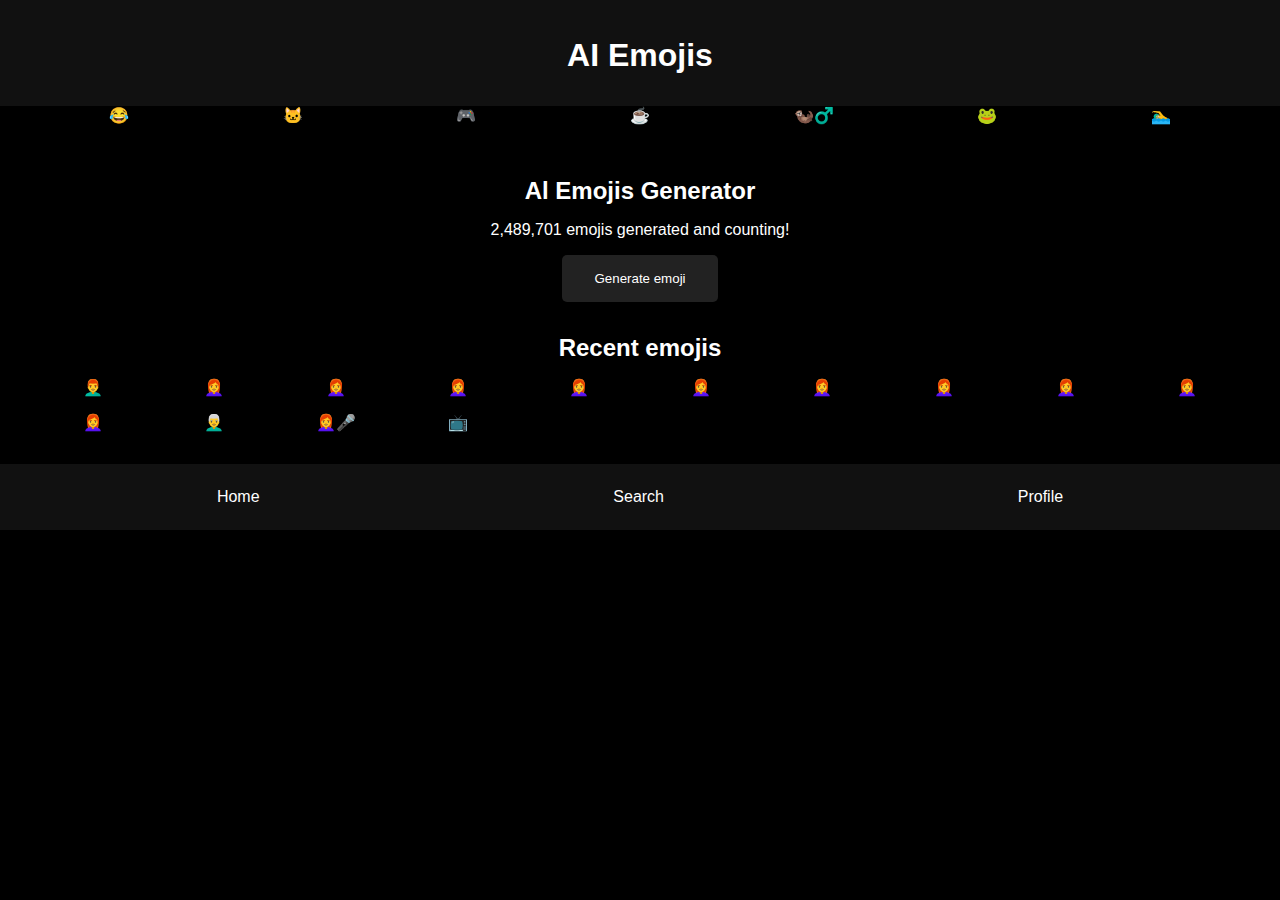
<file: index.html>
<!DOCTYPE html>
<html lang="en">
<head>
    <meta charset="UTF-8">
    <meta name="viewport" content="width=device-width, initial-scale=1.0">
    <title>AI Emojis</title>
    <link rel="stylesheet" href="styles.css">
</head>
<body>
    <header>
        <div class="container">
            <h1>AI Emojis</h1>
        </div>
    </header>
    <main>
        <div class="container">
            <section class="emoji-gallery">
                <div class="emoji-item">😂</div>
                <div class="emoji-item">🐱</div>
                <div class="emoji-item">🎮</div>
                <div class="emoji-item">☕️</div>
                <div class="emoji-item">🦦‍♂️</div>
                <div class="emoji-item">🐸</div>
                <div class="emoji-item">🏊‍♂️</div>
            </section>
            <section class="generator">
                <div class="generator-text">
                    <h2>Al Emojis Generator</h2>
                    <p>2,489,701 emojis generated and counting!</p>
                </div>
                <button>Generate emoji</button>
            </section>
            <section class="recent-emojis">
                <h2>Recent emojis</h2>
                <div class="emoji-grid">
                    <div class="emoji-item">👨‍🦰</div>
                    <div class="emoji-item">👩‍🦰</div>
                    <div class="emoji-item">👩‍🦰</div>
                    <div class="emoji-item">👩‍🦰</div>
                    <div class="emoji-item">👩‍🦰</div>
                    <div class="emoji-item">👩‍🦰</div>
                    <div class="emoji-item">👩‍🦰</div>
                    <div class="emoji-item">👩‍🦰</div>
                    <div class="emoji-item">👩‍🦰</div>
                    <div class="emoji-item">👩‍🦰</div>
                    <div class="emoji-item">👩‍🦰</div>
                    <div class="emoji-item">👨‍🦳</div>
                    <div class="emoji-item">👩‍🦰‍🎤</div>
                    <div class="emoji-item">📺</div>
                </div>
            </section>
        </div>
    </main>
    <footer>
        <div class="container">
            <nav>
                <ul>
                    <li>
                        <a href="#">Home</a>
                    </li>
                    <li>
                        <a href="#">Search</a>
                    </li>
                    <li>
                        <a href="#">Profile</a>
                    </li>
                </ul>
            </nav>
        </div>
    </footer>
</body>
</html>
</file>
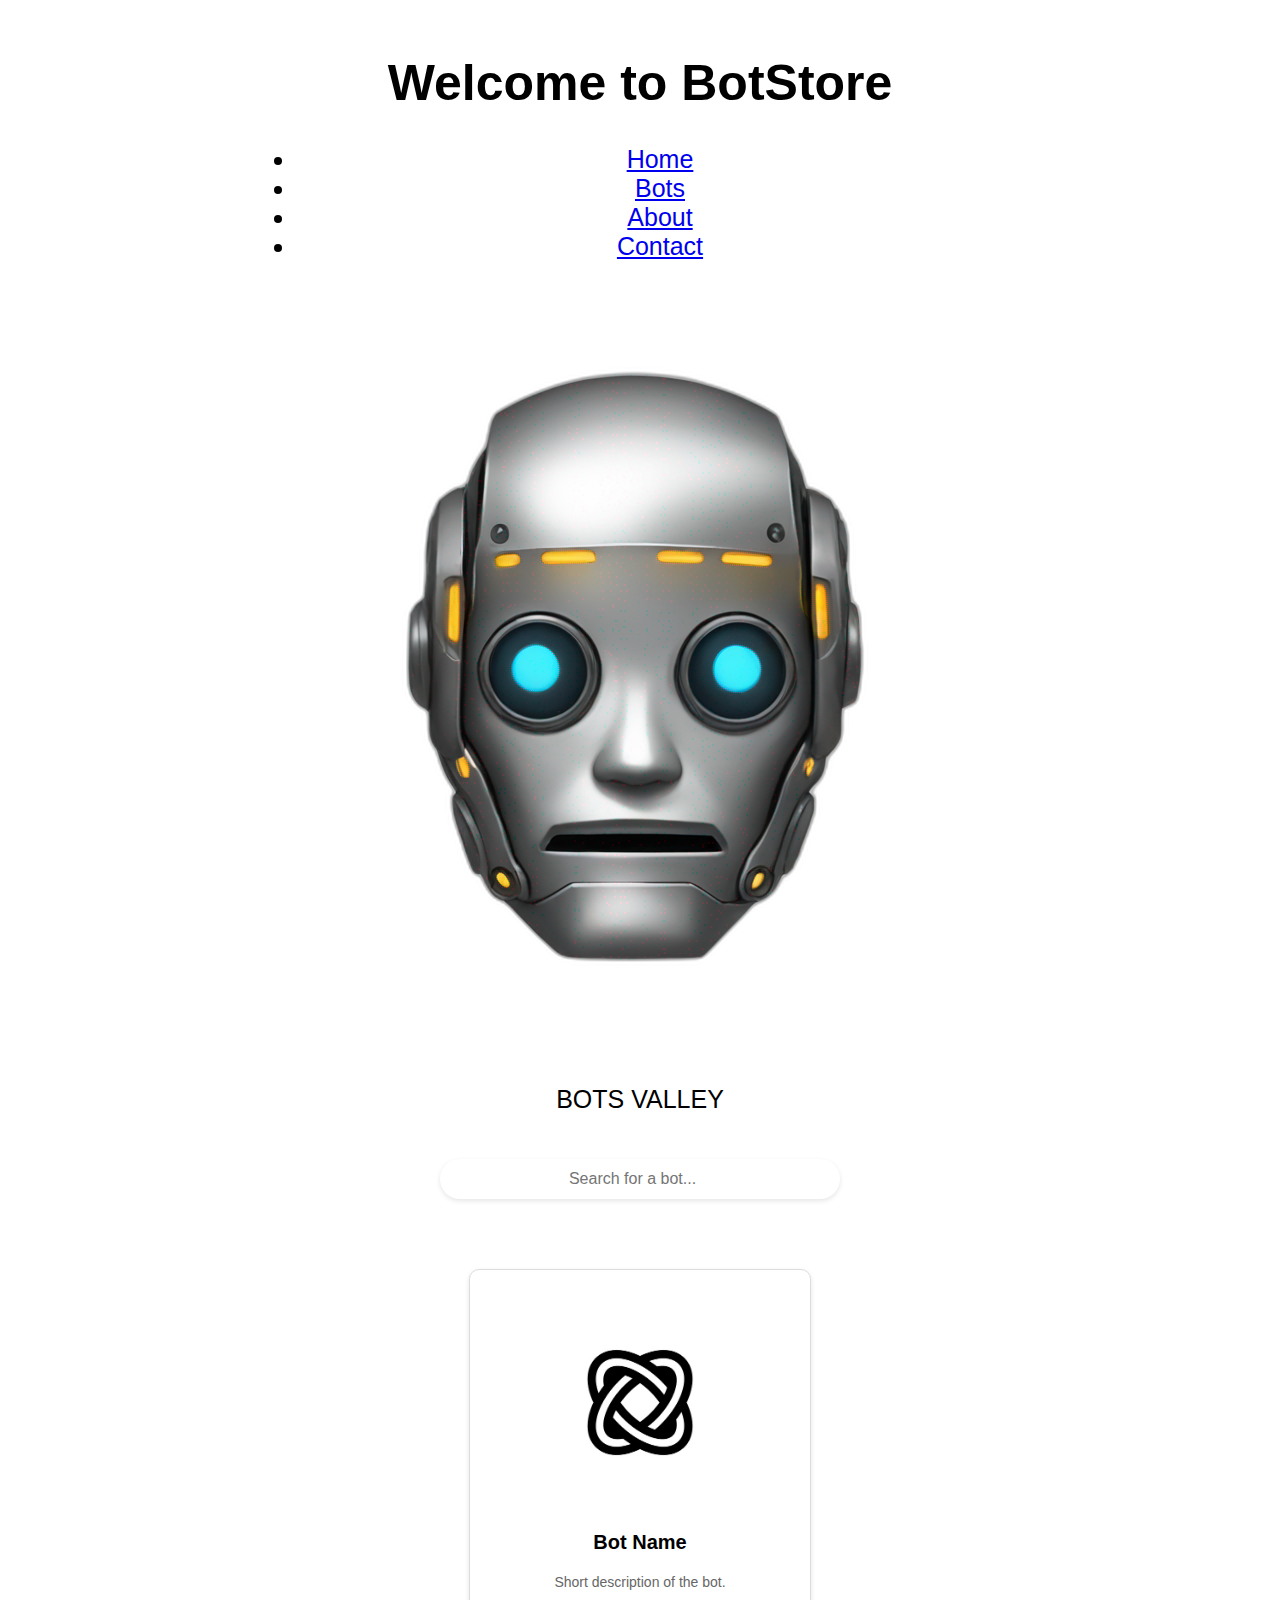
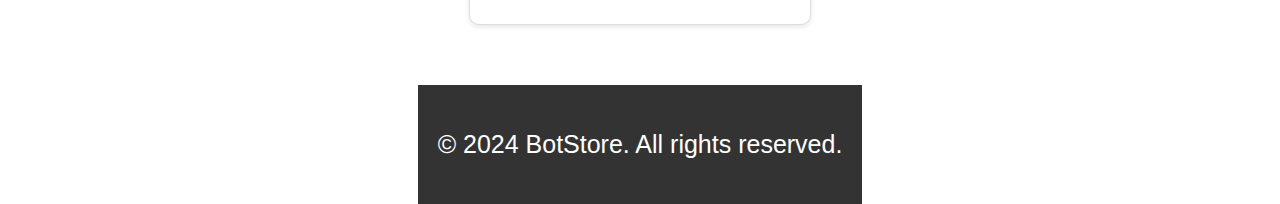
<file: botstore.html>
<!DOCTYPE html>
<html lang="en">
<head>
    <meta charset="UTF-8">
    <meta name="viewport" content="width=device-width, initial-scale=1.0">
    <title>BotStore</title>
    <!-- Link to the CSS file -->
    <link rel="stylesheet" href="practice.css">
</head>
<body>
    <header>
        <div class="header-content">
            <h1>Welcome to BotStore</h1>
            <nav>
                <ul>
                    <li><a href="#">Home</a></li>
                    <li><a href="#">Bots</a></li>
                    <li><a href="#">About</a></li>
                    <li><a href="#">Contact</a></li>
                </ul>
            </nav>
            <div class="logo-container">
                <img src="./meta-bots.png" alt="Company Logo" class="company-logo">
                <p class="company-name">BOTS VALLEY</p>
            </div>
        </div>
    </header>
    
    <input type="search" placeholder="Search for a bot...">
    
    <main>
        <!-- Bot listings will go here -->
        <section class="bot-list">
            <div class="bot-card">
                <img src="./bot1.jpg" alt="Sample Bot">
                <h3>Bot Name</h3>
                <p>Short description of the bot.</p>
            </div>
            <!-- Add more bot cards as needed -->
            <!-- ... -->
        </section>
    </main>
    <footer>
        <p>&copy; 2024 BotStore. All rights reserved.</p>
    </footer>
</body>
</html>
</file>
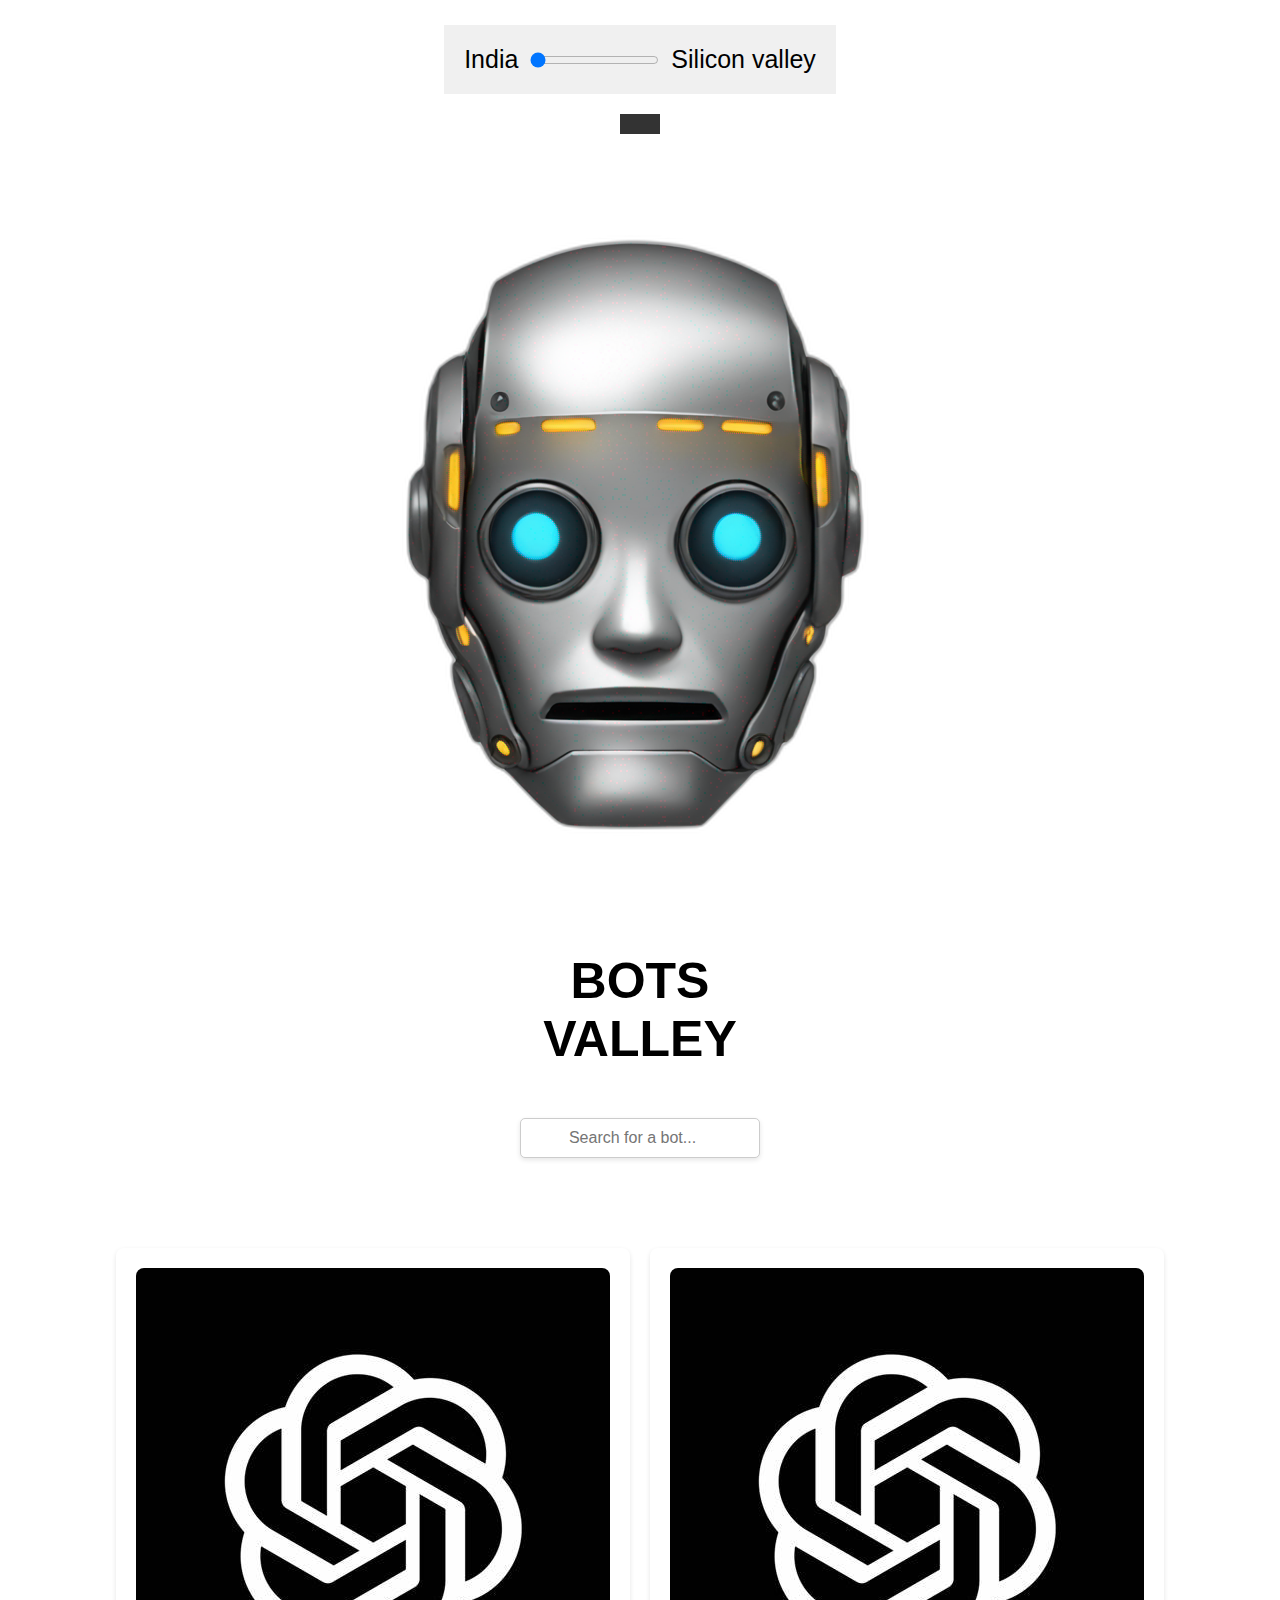
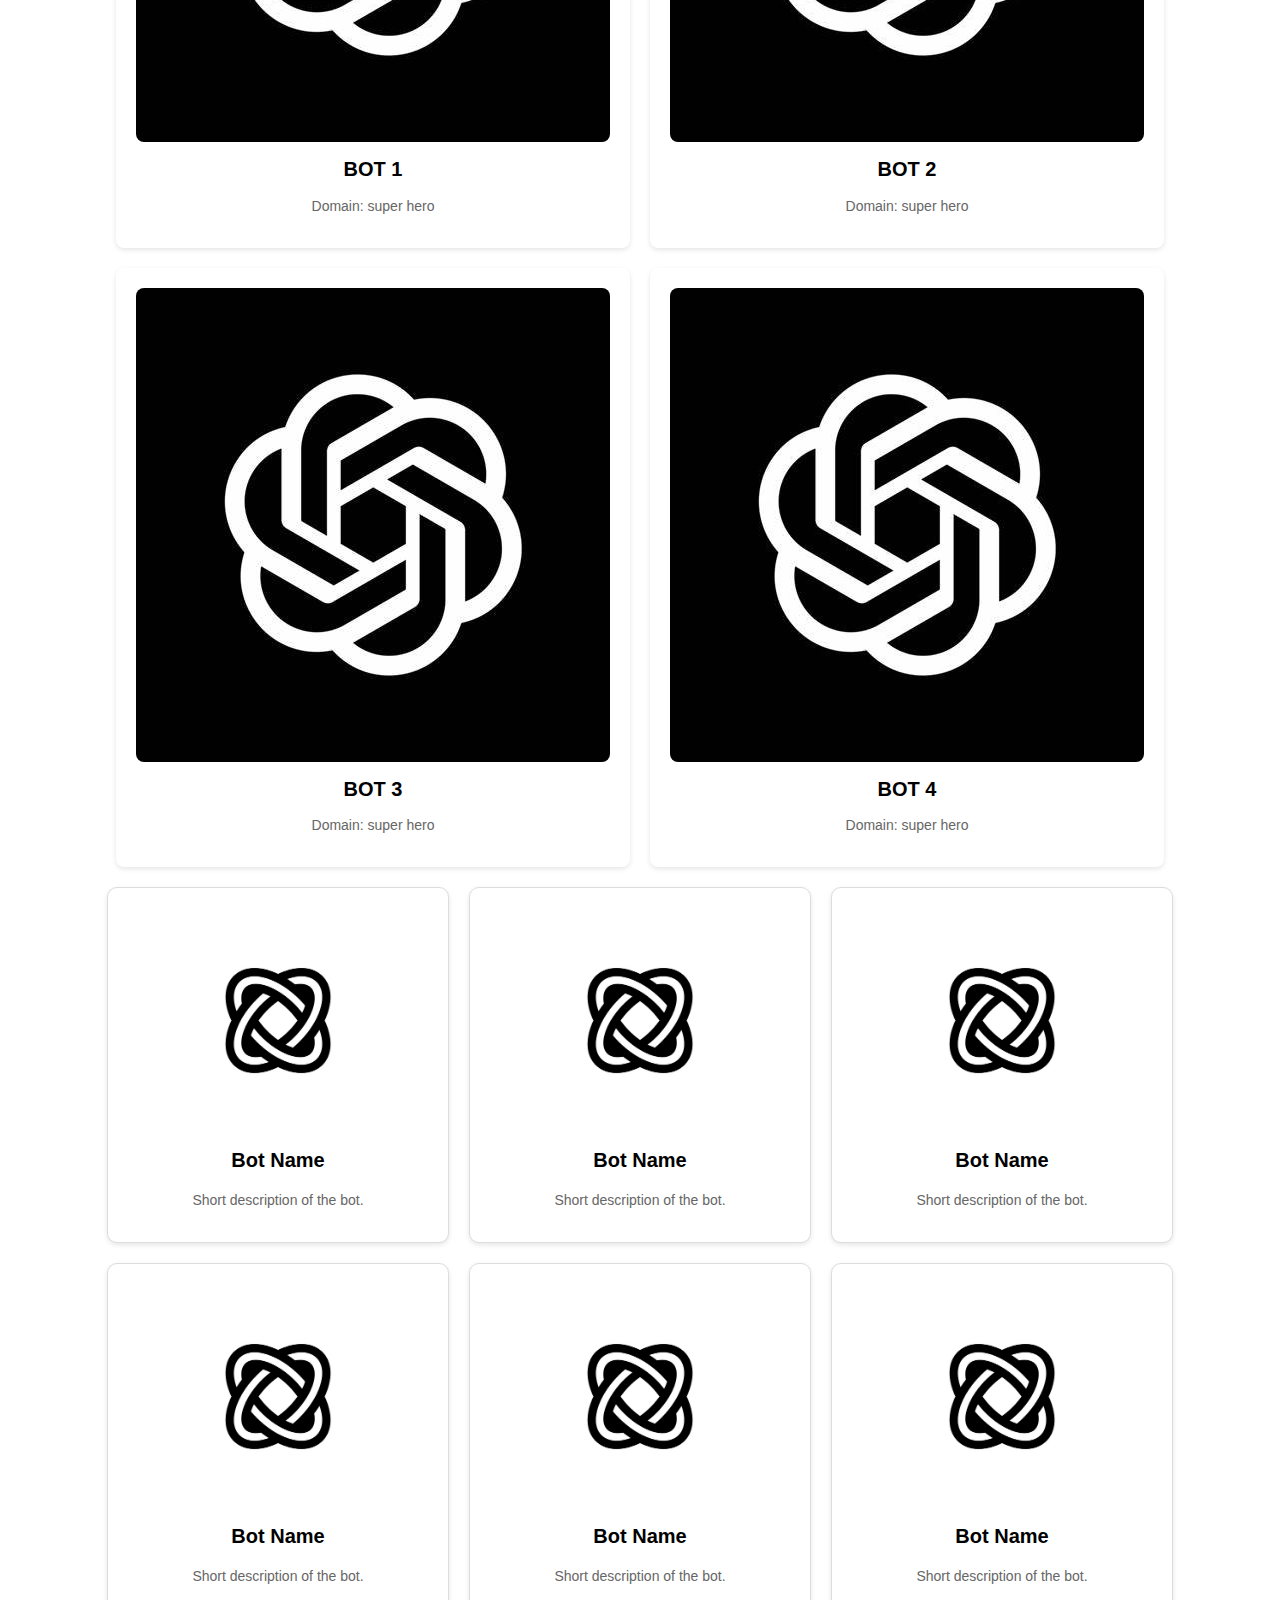
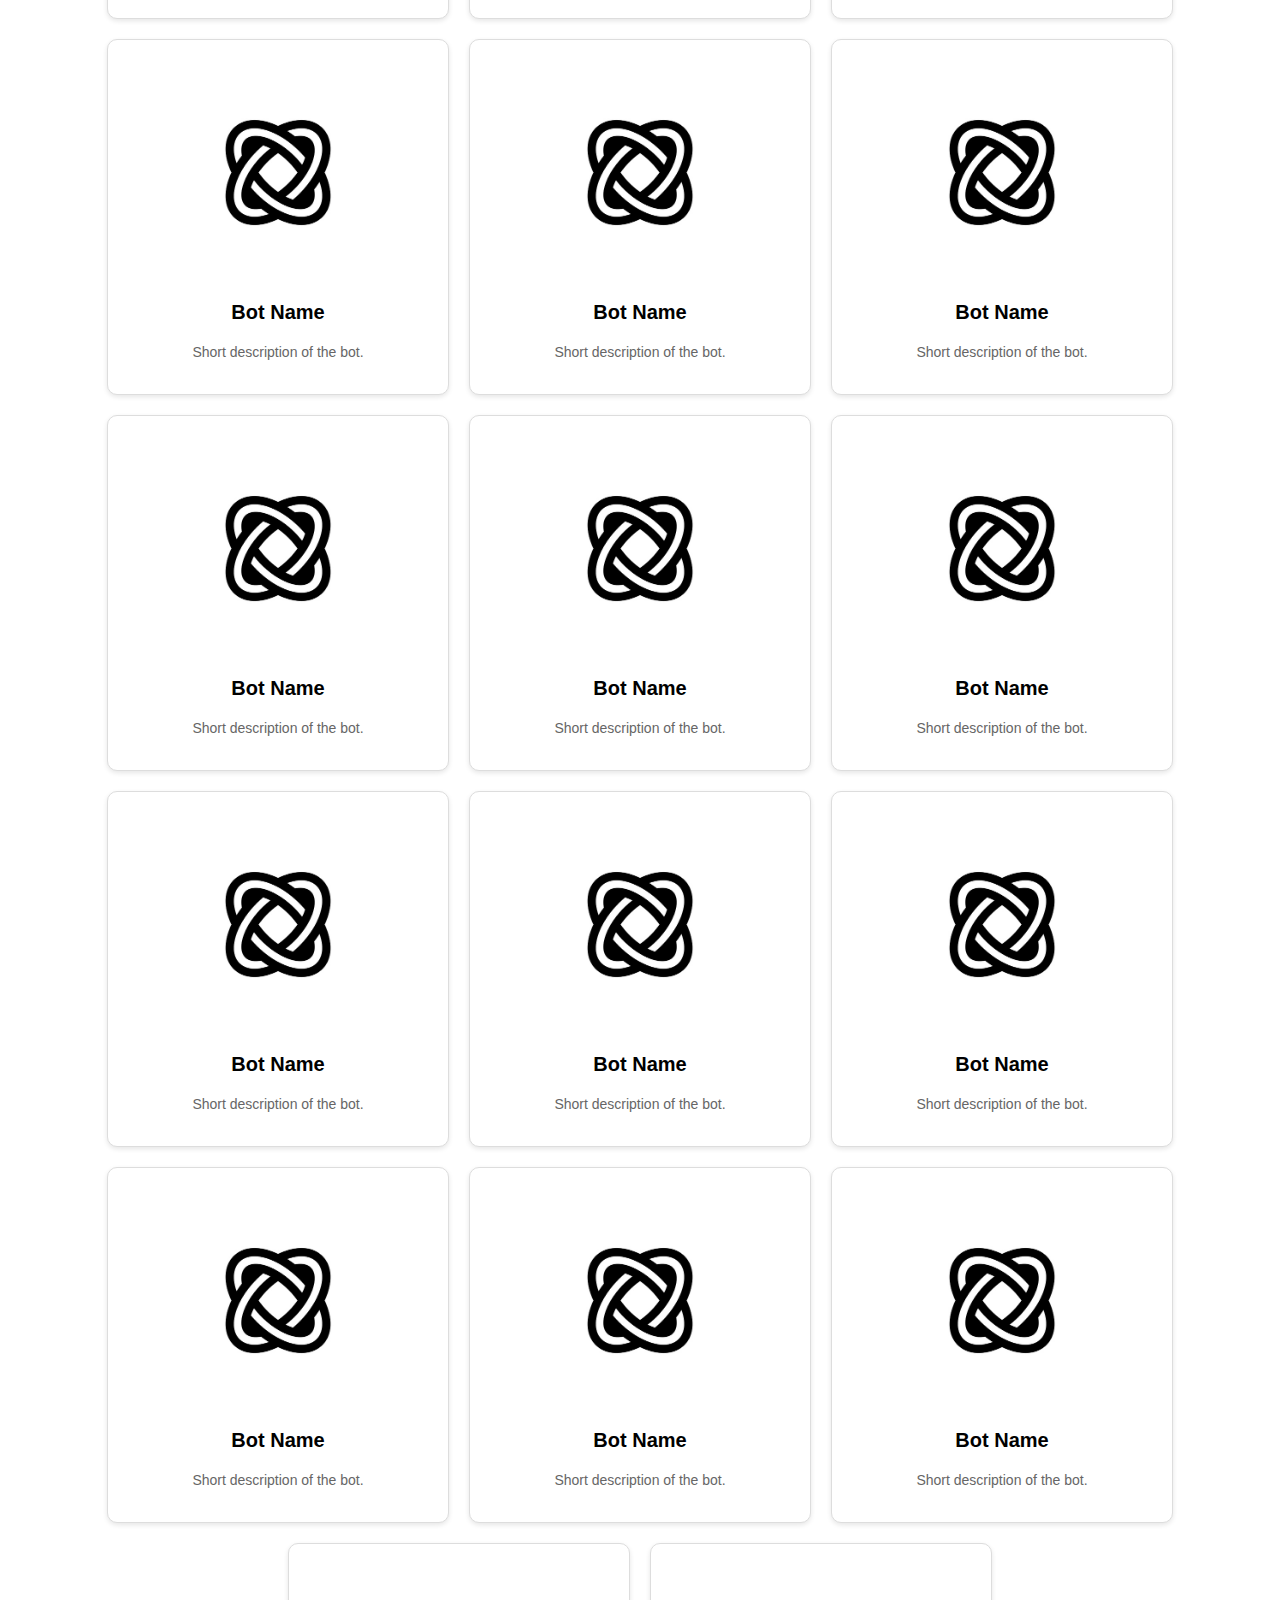
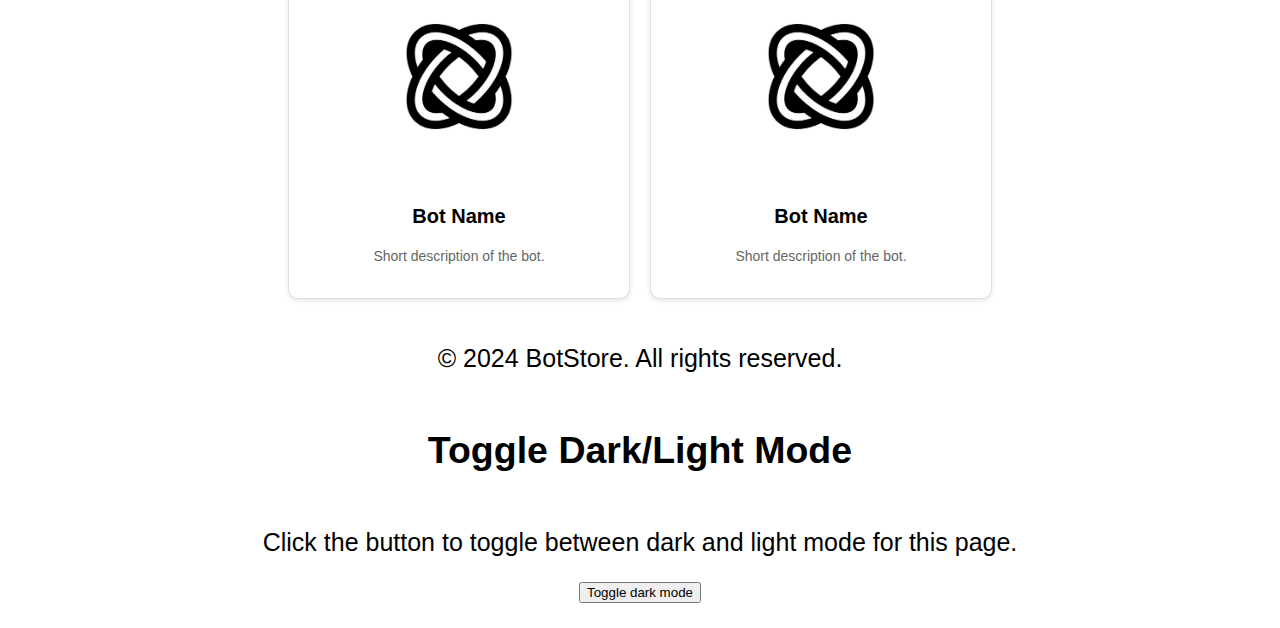
<file: file.html>
<!DOCTYPE html>
<html lang="en">
<head>
    <div class="flight-component">
        <span>India</span>
        <input type="range" class="flight" style="--val:0" value="0" min="0" max="100" oninput="this.style='--val:'+this.value" aria-label="percentage flown" />
        <span>Silicon valley</span>
        <link rel="stylesheet" href="practice.css">
      </div>
    <meta charset="UTF-8">
    <meta name="viewport" content="width=device-width, initial-scale=1.0">
    <title>BotStore</title>
    <!-- Link to the CSS file -->
    <link rel="stylesheet" href="practice.css">
    <header>
        <div class="header-container">
            <div class="menu-icon">
              <i class="fas fa-ellipsis-v"></i>
            </div>
        </div>
      </header>
<!-- Wrap search input in a container div -->  

    <head>
    <img src="./meta-bots.png" alt="Profile Logo">  
    <div class="search-container">
    <H1>BOTS VALLEY</H1>
    </div>
<div class="search-container">
    <input type="search" placeholder="Search for a bot...">
</div>    
    <main>
        <!-- Bot listings will go here -->
        <section class="bot-list">
            <div class="movie-card">
                <img src="./chatgpt.jpg" alt="Movie 1">
                <h2 class="White">BOT 1</h2>
                <p>Domain: super hero</p>
              </div>
              <div class="movie-card">
                <img src="./chatgpt.jpg" alt="Movie 1">
                <h2 class="White">BOT 2</h2>
                <p>Domain: super hero</p>
              </div>
            <!-- Add more bot cards as needed -->
            <div class="movie-card">
                <img src="./chatgpt.jpg" alt="Movie 1">
                <h2 class="White">BOT 3</h2>
                <p>Domain: super hero</p>
              </div>
            <div class="movie-card">
                <img src="./chatgpt.jpg" alt="Movie 1">
                <h2 class="White">BOT 4</h2>
                <p>Domain: super hero</p>
              </div>
            <div class="bot-card">
                <img src="./bot1.jpg" alt="Sample Bot">
                <h3 >Bot Name</h3>
                <p>Short description of the bot.</p>
            </div>
            <div class="bot-card">
                <img src="./bot1.jpg" alt="Sample Bot">
                <h3 >Bot Name</h3>
                <p>Short description of the bot.</p>
            </div>
            <div class="bot-card">
                <img src="./bot1.jpg" alt="Sample Bot">
                <h3 >Bot Name</h3>
                <p>Short description of the bot.</p>
            </div>
            <div class="bot-card">
                <img src="./bot1.jpg" alt="Sample Bot">
                <h3>Bot Name</h3>
                <p>Short description of the bot.</p>
            </div>
            <div class="bot-card">
                <img src="./bot1.jpg" alt="Sample Bot">
                <h3>Bot Name</h3>
                <p>Short description of the bot.</p>
            </div>
            <div class="bot-card">
                <img src="./bot1.jpg" alt="Sample Bot">
                <h3>Bot Name</h3>
                <p>Short description of the bot.</p>
            </div>
            <div class="bot-card">
                <img src="./bot1.jpg" alt="Sample Bot">
                <h3>Bot Name</h3>
                <p>Short description of the bot.</p>
            </div> 
            <div class="bot-card">
                <img src="./bot1.jpg" alt="Sample Bot">
                <h3 >Bot Name</h3>
                <p>Short description of the bot.</p>
            </div>
            <div class="bot-card">
                <img src="./bot1.jpg" alt="Sample Bot">
                <h3>Bot Name</h3>
                <p>Short description of the bot.</p>
            </div>
            <div class="bot-card">
                <img src="./bot1.jpg" alt="Sample Bot">
                <h3>Bot Name</h3>
                <p>Short description of the bot.</p>
            </div>
            <div class="bot-card">
                <img src="./bot1.jpg" alt="Sample Bot">
                <h3>Bot Name</h3>
                <p>Short description of the bot.</p>
            </div>
            <div class="bot-card">
                <img src="./bot1.jpg" alt="Sample Bot">
                <h3>Bot Name</h3>
                <p>Short description of the bot.</p>
            </div>
            <div class="bot-card">
                <img src="./bot1.jpg" alt="Sample Bot">
                <h3>Bot Name</h3>
                <p>Short description of the bot.</p>
            </div>
            <div class="bot-card">
                <img src="./bot1.jpg" alt="Sample Bot">
                <h3>Bot Name</h3>
                <p>Short description of the bot.</p>
            </div>
            <div class="bot-card">
                <img src="./bot1.jpg" alt="Sample Bot">
                <h3>Bot Name</h3>
                <p>Short description of the bot.</p>
            </div>
            <div class="bot-card">
                <img src="./bot1.jpg" alt="Sample Bot">
                <h3>Bot Name</h3>
                <p>Short description of the bot.</p>
            </div>
            <div class="bot-card">
                <img src="./bot1.jpg" alt="Sample Bot">
                <h3>Bot Name</h3>
                <p>Short description of the bot.</p>
            </div>
            <div class="bot-card">
                <img src="./bot1.jpg" alt="Sample Bot">
                <h3>Bot Name</h3>
                <p>Short description of the bot.</p>
            </div>
            <div class="bot-card">
                <img src="./bot1.jpg" alt="Sample Bot">
                <h3>Bot Name</h3>
                <p>Short description of the bot.</p>
            </div>
            <div class="bot-card">
                <img src="./bot1.jpg" alt="Sample Bot">
                <h3>Bot Name</h3>
                <p>Short description of the bot.</p>
            </div>
        </section>
    </main>
        <p>&copy; 2024 BotStore. All rights reserved.</p>
    </footer>
    <meta name="viewport" content="width=device-width, initial-scale=1">
<style>
body {
  padding: 25px;
  background-color: white;
  color: black;
  font-size: 25px;
}

.dark-mode {
  background-color: black;
  color: white;
}
</style>
</head>
<body>

<h2>Toggle Dark/Light Mode</h2>
<p>Click the button to toggle between dark and light mode for this page.</p>

<button onclick="myFunction()">Toggle dark mode</button>

<script>
function myFunction() {
   var element = document.body;
   element.classList.toggle("dark-mode");
}
</script>
</body>
</html>
</file>
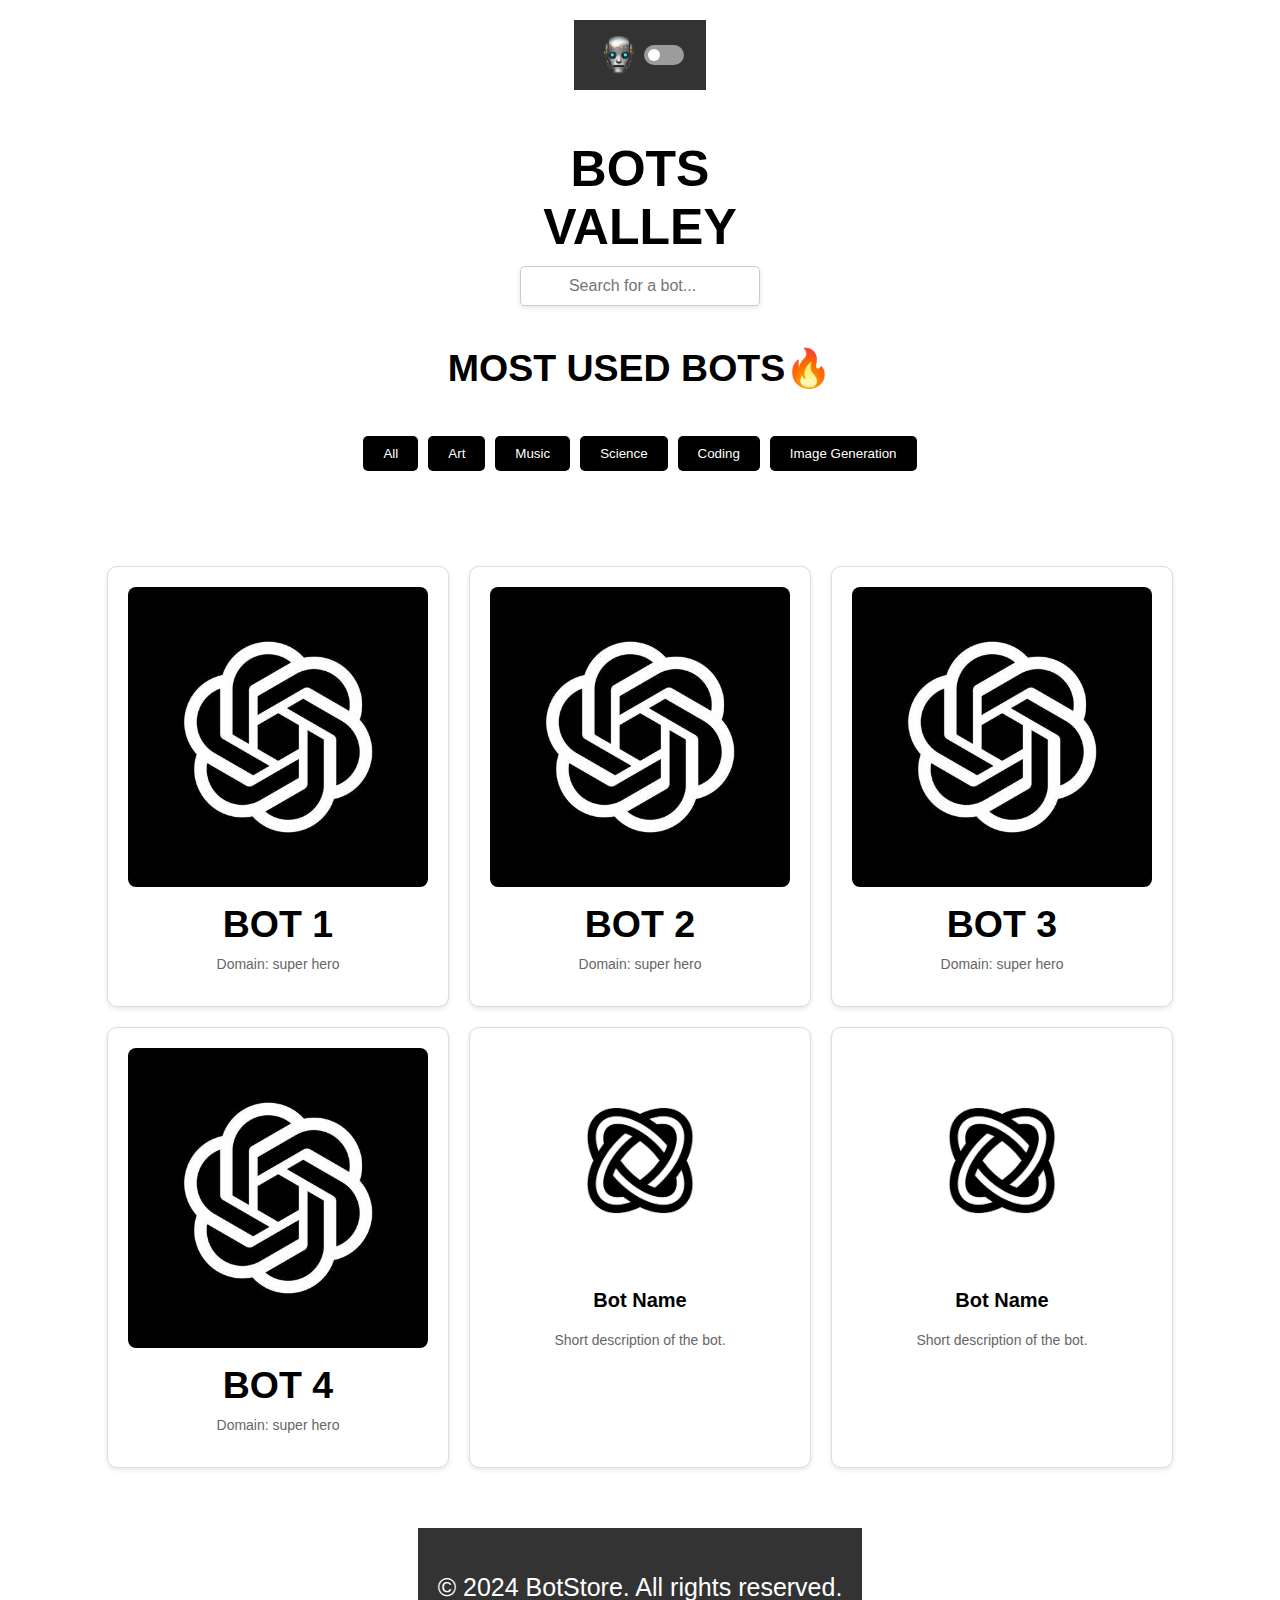
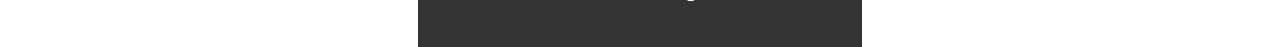
<file: practice.html>
<!DOCTYPE html>
<html lang="en">
<head>
    <meta charset="UTF-8">
    <meta name="viewport" content="width=device-width, initial-scale=1.0">
    <title>BotStore</title>
    <!-- Link to the CSS file -->
    <link rel="stylesheet" href="practice.css">
</head>
<body>
    <header>
        <div class="header-container">
            <div class="menu-icon">
                <i class="fas fa-ellipsis-v"></i>
            </div>
            <img src="./meta-bots.png" alt="Profile Logo" class="profile-logo">
            <!-- Toggle switch for light/dark mode -->
            <label class="switch">
                <input type="checkbox" id="toggle">
                <span class="slider round"></span>
            </label>
        </div>
    </header>

    <div class="search-container">
        <h1>BOTS VALLEY</h1>
        <input type="search" placeholder="Search for a bot...">
    </div>

    <h2 class="most-used-bots"><span class="text-highlight">MOST USED BOTS🔥</span></h2>

    <!-- Tab List -->
    <ul role="tablist" class="tablist">
        <li>
            <button type="button" role="tab" class="tab">All</button>
        </li>
        <li>
            <button type="button" role="tab" class="tab">Art</button>
        </li>
        <li>
            <button type="button" role="tab" class="tab">Music</button>
        </li>
        <li>
            <button type="button" role="tab" class="tab">Science</button>
        </li>
        <li>
            <button type="button" role="tab" class="tab">Coding</button>
        </li>
        <li>
            <button type="button" role="tab" class="tab">Image Generation</button>
        </li>
    </ul>

    <main>
        <!-- Bot listings -->
        <section class="bot-list">
            <div class="bot-card">
                <img src="./chatgpt.jpg" alt="Bot Image">
                <h2 class="bot-title">BOT 1</h2>
                <p>Domain: super hero</p>
            </div>
            <div class="bot-card">
                <img src="./chatgpt.jpg" alt="Bot Image">
                <h2 class="bot-title">BOT 2</h2>
                <p>Domain: super hero</p>
            </div>
            <div class="bot-card">
                <img src="./chatgpt.jpg" alt="Bot Image">
                <h2 class="bot-title">BOT 3</h2>
                <p>Domain: super hero</p>
            </div>
            <div class="bot-card">
                <img src="./chatgpt.jpg" alt="Bot Image">
                <h2 class="bot-title">BOT 4</h2>
                <p>Domain: super hero</p>
            </div>
            <div class="bot-card">
                <img src="./bot1.jpg" alt="Bot Image">
                <h3>Bot Name</h3>
                <p>Short description of the bot.</p>
            </div>
            <div class="bot-card">
                <img src="./bot1.jpg" alt="Bot Image">
                <h3>Bot Name</h3>
                <p>Short description of the bot.</p>
            </div>
            <!-- Add more bot cards as needed -->
        </section>
    </main>

    <footer>
        <p>&copy; 2024 BotStore. All rights reserved.</p>
    </footer>

    <!-- JavaScript -->
    <script src="script.js"></script>
</body>
</html>
</file>
<file: styles.css>
body {
    margin: 0;
    font-family: sans-serif;
    background-color: #000;
    color: #fff;
}

header {
    background-color: #111;
    padding: 1rem 0;
}

.container {
    max-width: 1200px;
    margin: 0 auto;
    padding: 0 1rem;
}

h1, h2 {
    text-align: center;
    margin-bottom: 1rem;
}

.emoji-gallery {
    display: grid;
    grid-template-columns: repeat(auto-fit, minmax(100px, 1fr));
    gap: 1rem;
    margin-bottom: 2rem;
}

.emoji-item {
    text-align: center;
}

.emoji-item img {
    max-width: 100%;
    height: auto;
}

.generator {
    display: flex;
    justify-content: center;
    align-items: center;
    flex-direction: column;
    margin-bottom: 2rem;
}

.generator-text {
    text-align: center;
}

.generator button {
    background-color: #222;
    color: #fff;
    padding: 1rem 2rem;
    border: none;
    border-radius: 5px;
    cursor: pointer;
}

.recent-emojis {
    margin-bottom: 2rem;
}

.emoji-grid {
    display: grid;
    grid-template-columns: repeat(auto-fit, minmax(100px, 1fr));
    gap: 1rem;
}

footer {
    background-color: #111;
    padding: 1rem 0;
}

footer nav ul {
    display: flex;
    justify-content: space-around;
    list-style: none;
    padding: 0;
    margin: 0;
}

footer nav li {
    text-align: center;
}

footer nav li a {
    display: block;
    color: #fff;
    text-decoration: none;
    padding: 0.5rem;
}

footer nav li a img {
    width: 24px;
    height: 24px;
    margin-bottom: 0.5rem;
}
</file>
<file: practice.css>
/* CSS Reset */
body {
    padding: 25px;
    background-color: white;
    color: black;
    font-size: 25px;
    min-height: 100vh;
    margin: 0;
    display: grid;
    place-items: center;
    background: #c2e5f9;
}

.dark-mode {
    background-color: black;
    color: white;
}

/* Apply dark mode colors to all text elements */
.dark-mode header,
.dark-mode footer,
.dark-mode h1,
.dark-mode h2,
.dark-mode p,
.dark-mode .bot-card h3,
.dark-mode .bot-card p,
.dark-mode .movie-card h2,
.dark-mode .movie-card p {
    color: white;
}

/* Header */
header {
    color: black;
    padding: 20px 0;
    text-align: center;
}

header .menu-icon {
    font-size: 24px;
}

/* Profile */
.profile img {
    width: 50px;
    height: 50px;
    border-radius: 50%;
}

/* Search bar */
.search-container {
    display: flex;
    flex-direction: column;
    align-items: center;
    margin: 30px 0;
    width: 300px;
}

input[type="search"] {
    width: 300px;
    height: 40px;
    padding: 10px;
    border: none;
    border-radius: 20px;
    font-size: 16px;
    text-align: center;
    box-shadow: 0 2px 5px rgba(0, 0, 0, 0.1);
}

/* Main Content */
main {
    margin-top: 50px;
}

.bot-list {
    display: grid;
    gap: 20px;
    grid-template-columns: repeat(auto-fill, minmax(200px, 1fr));
}

.bot-card, .movie-card {
    background-color: white;
    padding: 20px;
    border-radius: 8px;
    box-shadow: 0 2px 5px rgba(0, 0, 0, 0.1);
    text-align: center;
}

.bot-card img, .movie-card img {
    width: 100%;
    border-radius: 8px;
}

.bot-card h3, .movie-card h2 {
    margin-top: 10px;
    font-size: 20px;
}

.bot-card p, .movie-card p {
    margin-top: 5px;
    font-size: 14px;
    color: #666;
}

/* Footer */
footer {
    margin-top: 40px;
    text-align: center;
    padding: 20px 0;
    color: black;
}

/* Responsive design */
@media only screen and (max-width: 768px) {
    header .menu-icon {
        font-size: 18px;
    }

    .profile img {
        width: 30px;
        height: 30px;
    }

    input[type="search"] {
        width: 200px;
    }

    .bot-list {
        grid-template-columns: repeat(auto-fill, minmax(150px, 1fr));
    }

    .bot-card, .movie-card {
        padding: 15px;
    }

    .bot-card img, .movie-card img {
        height: 100px;
    }

    .bot-card h3, .movie-card h2 {
        font-size: 18px;
    }

    .bot-card p, .movie-card p {
        font-size: 12px;
    }

    footer {
        padding: 50px 0;
    }
}

@media only screen and (min-width: 769px) {
    header .menu-icon {
        font-size: 24px;
    }

    .profile img {
        width: 60px;
        height: 60px;
    }

    input[type="search"] {
        width: 400px;
    }
}

h1 {
    text-align: center;
}



/* Light Theme Variables */
:root {
    --background-color: #ffffff;
    --text-color: #000000;
    --header-background-color: #333333;
    --header-text-color: #ffffff;
    --tab-background-color: #000000;
    --tab-text-color: #ffffff;
    --card-background-color: #ffffff;
    --card-border-color: #dddddd;
    --footer-background-color: #333333;
    --footer-text-color: #ffffff;
    --flight-component-background-color: #f0f0f0;
}

/* Dark Theme Variables */
body.dark-theme {
    --background-color: #121212;
    --text-color: #e0e0e0;
    --header-background-color: #1e1e1e;
    --header-text-color: #e0e0e0;
    --tab-background-color: #333333;
    --tab-text-color: #e0e0e0;
    --card-background-color: #1e1e1e;
    --card-border-color: #333333;
    --footer-background-color: #1e1e1e;
    --footer-text-color: #e0e0e0;
    --flight-component-background-color: #333333;
}

body {
    font-family: Arial, sans-serif;
    margin: 0;
    padding: 0;
    box-sizing: border-box;
    background-color: var(--background-color);
    color: var(--text-color);
}

.header-container {
    display: flex;
    align-items: center;
    justify-content: space-between;
    padding: 10px 20px;
    background-color: var(--header-background-color);
    color: var(--header-text-color);
}

.menu-icon {
    font-size: 1.5em;
}

.profile-logo {
    width: 50px;
    height: 50px;
}

.search-container {
    text-align: center;
    margin: 20px;
}

.search-container h1 {
    margin: 10px 0;
}

.search-container input[type="search"] {
    padding: 10px;
    width: 80%;
    max-width: 500px;
    border: 1px solid #ccc;
    border-radius: 5px;
}

.most-used-bots {
    text-align: center;
    margin: 20px 0;
}

.text-highlight {
    color: var(--text-color);
}

.tablist {
    display: flex;
    flex-wrap: wrap;
    justify-content: center;
    gap: 10px;
    padding: 10px;
    list-style: none; /* Add this line */
    padding: 0; /* Add this line */
}

.tablist li {
    list-style: none; /* Add this line */
}


.tab {
    background: var(--tab-background-color);
    color: var(--tab-text-color);
    border: none;
    padding: 10px 20px;
    border-radius: 5px;
    cursor: pointer;
    transition: background 0.3s;
}

.tab:hover {
    background: #585858;
}

.bot-list {
    display: flex;
    flex-wrap: wrap;
    justify-content: center;
    gap: 20px;
    padding: 20px;
}

.bot-card {
    width: 100%;
    max-width: 300px;
    border: 1px solid var(--card-border-color);
    border-radius: 10px;
    overflow: hidden;
    text-align: center;
    transition: box-shadow 0.3s;
    background-color: var(--card-background-color);
}

.bot-card img {
    width: 100%;
    height: auto;
}

.bot-card:hover {
    box-shadow: 0 0 10px rgba(0, 0, 0, 0.1);
}

.bot-title {
    margin: 10px 0;
}

footer {
    text-align: center;
    padding: 20px;
    background-color: var(--footer-background-color);
    color: var(--footer-text-color);
}

.flight-component {
    display: flex;
    align-items: center;
    justify-content: center;
    gap: 10px;
    padding: 20px;
    background-color: var(--flight-component-background-color);
}

.theme-toggle {
    display: flex;
    align-items: center;
}

#toggle {
    display: none;
}

.toggle-button {
    width: 40px;
    height: 20px;
    background-color: var(--text-color);
    border-radius: 20px;
    position: relative;
    cursor: pointer;
}

.toggle-button::before {
    content: "";
    position: absolute;
    width: 16px;
    height: 16px;
    background-color: var(--background-color);
    border-radius: 50%;
    top: 2px;
    left: 2px;
    transition: transform 0.3s;
}

#toggle:checked + .toggle-button::before {
    transform: translateX(20px);
}

@media (max-width: 768px) {
    .header-container {
        flex-direction: column;
        align-items: flex-start;
    }
    .search-container input[type="search"] 
}

/* Add styles for the toggle switch */
.switch {
    position: relative;
    display: inline-block;
    width: 40px;
    height: 20px;
    margin-right: 2px;
}

.switch input { 
    opacity: 0;
    width: 0;
    height: 0;
}

.slider {
    position: absolute;
    cursor: pointer;
    top: 0;
    left: 0;
    right: 0;
    bottom: 0;
    background-color: #9c9c9c;
    transition: .4s;
    border-radius: 20px;
}

.slider:before {
    position: absolute;
    content: "";
    height: 12px;
    width: 12px;
    left: 4px;
    bottom: 4px;
    background-color: white;
    transition: .4s;
    border-radius: 50%;
}

input:checked + .slider {
    background-color: #2196F3;
}

input:checked + .slider:before {
    transform: translateX(20px);
}

.slider.round {
    border-radius: 34px;
}
</file>
